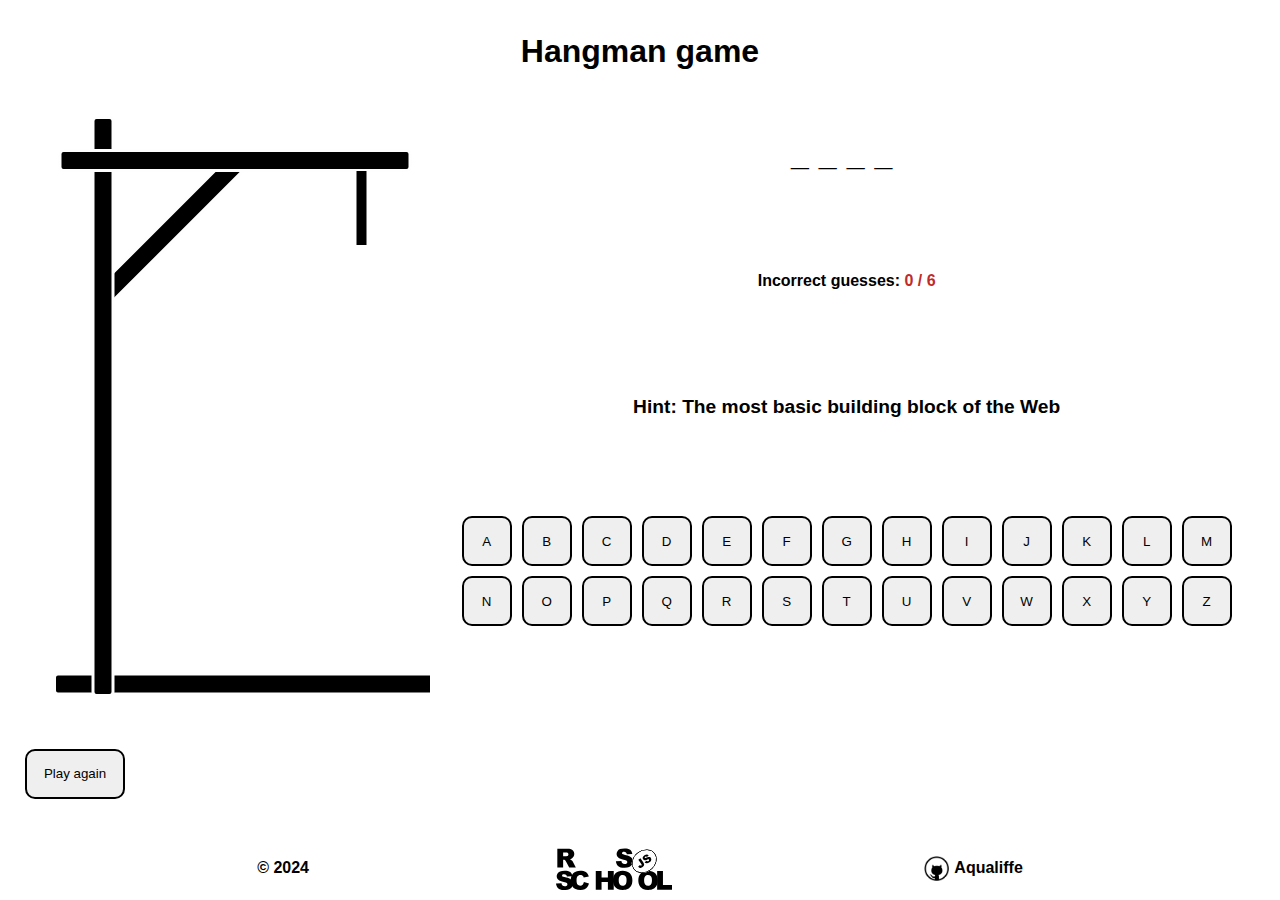
<file: hangman/index.html>
<!DOCTYPE html>
<html lang="en">
<head>
  <meta charset="UTF-8">
  <meta name="viewport" content="width=device-width, initial-scale=1.0">
  <title>Hangman game</title>
  <link rel="stylesheet" href="./style.css">
</head>
<body>

  <script src="./script.js"></script>
</body>
</html>
</file>
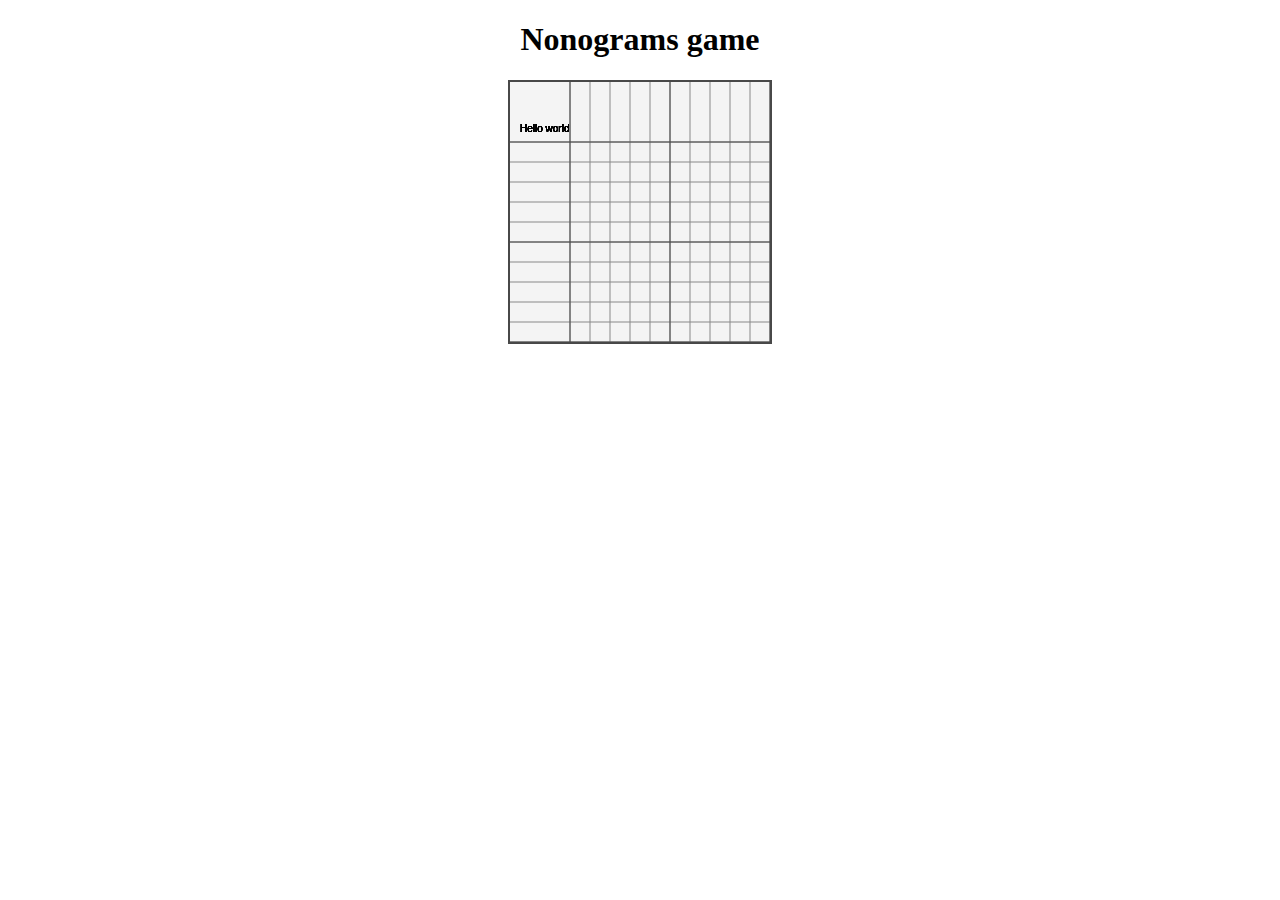
<file: nonograms/index.html>
<!DOCTYPE html>
<html lang="en">
<head>
  <meta charset="UTF-8">
  <meta name="viewport" content="width=device-width, initial-scale=1.0">
  <title>Nonograms</title>
  <link rel="stylesheet" href="./style.css">
</head>
<body>

  <script type="module" src="./script.js"></script>
  <script type="module" src="./matrix.js"></script>
</body>
</html>
</file>
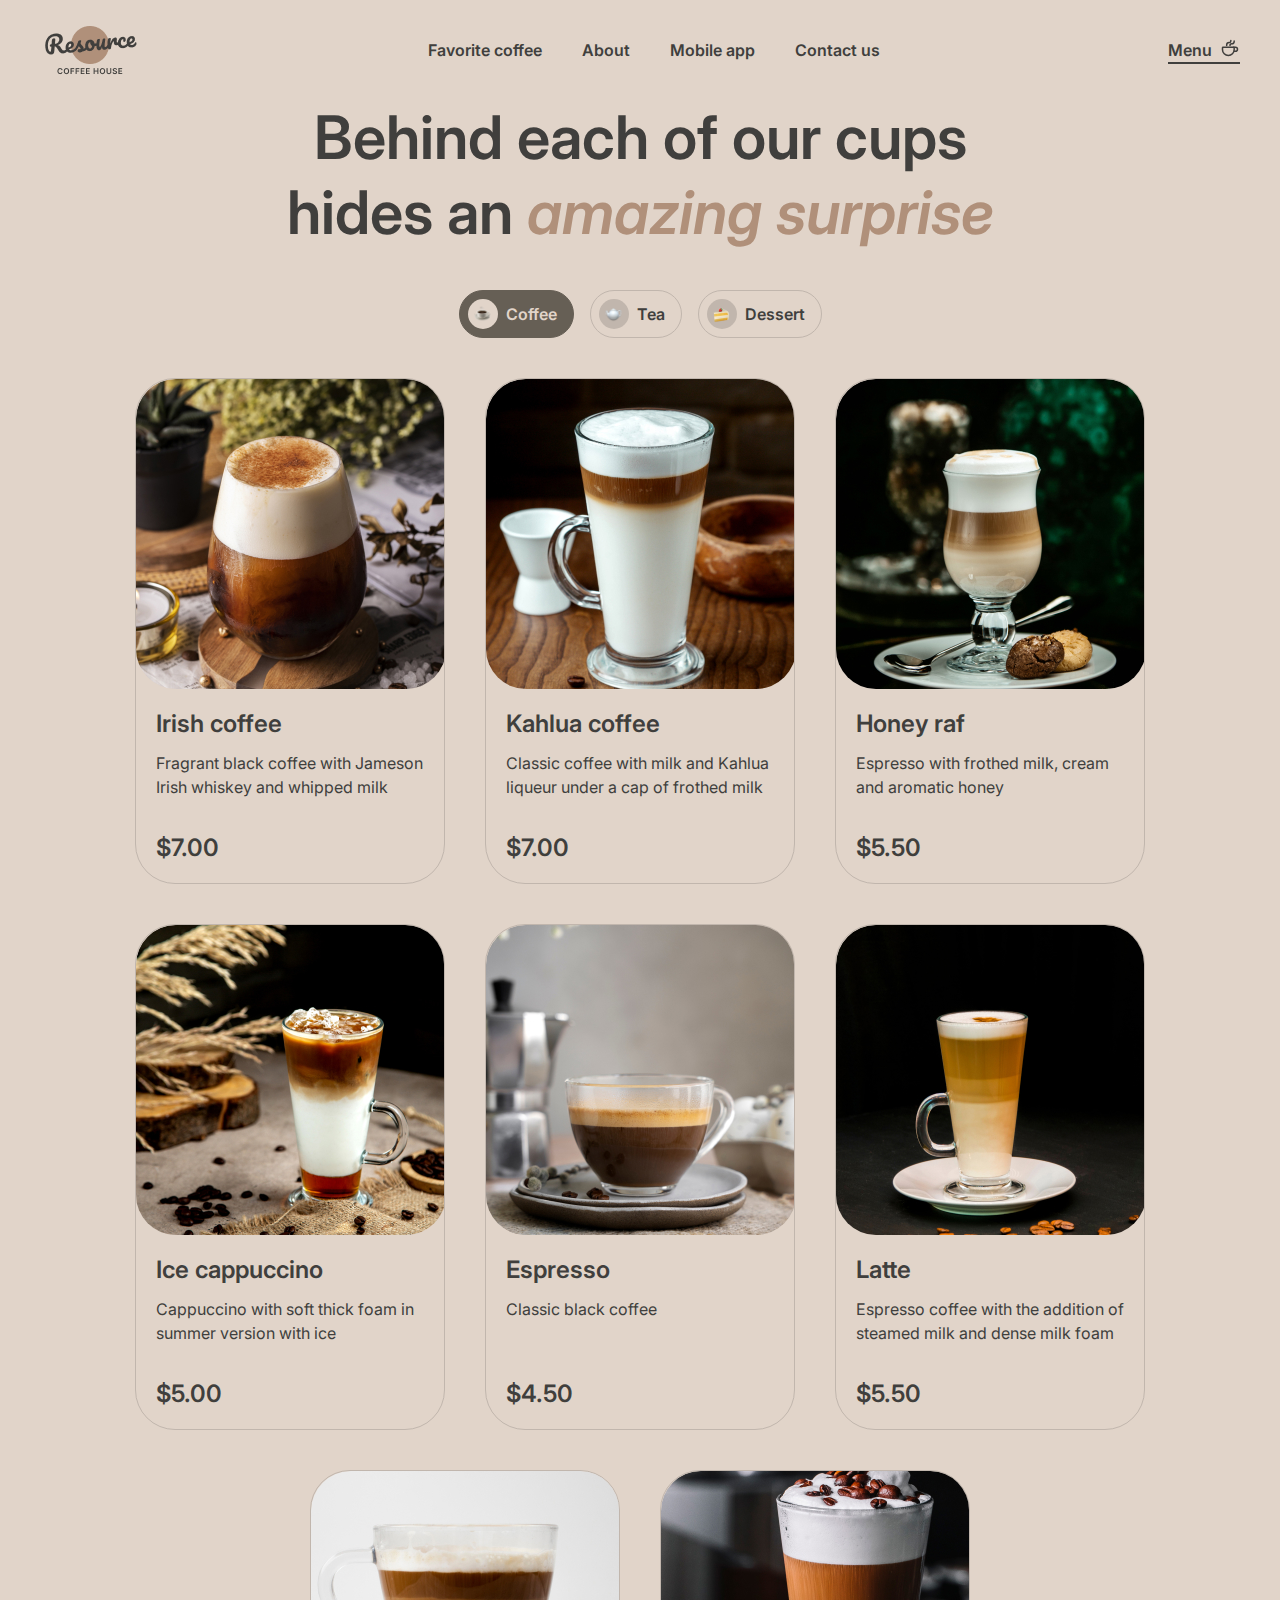
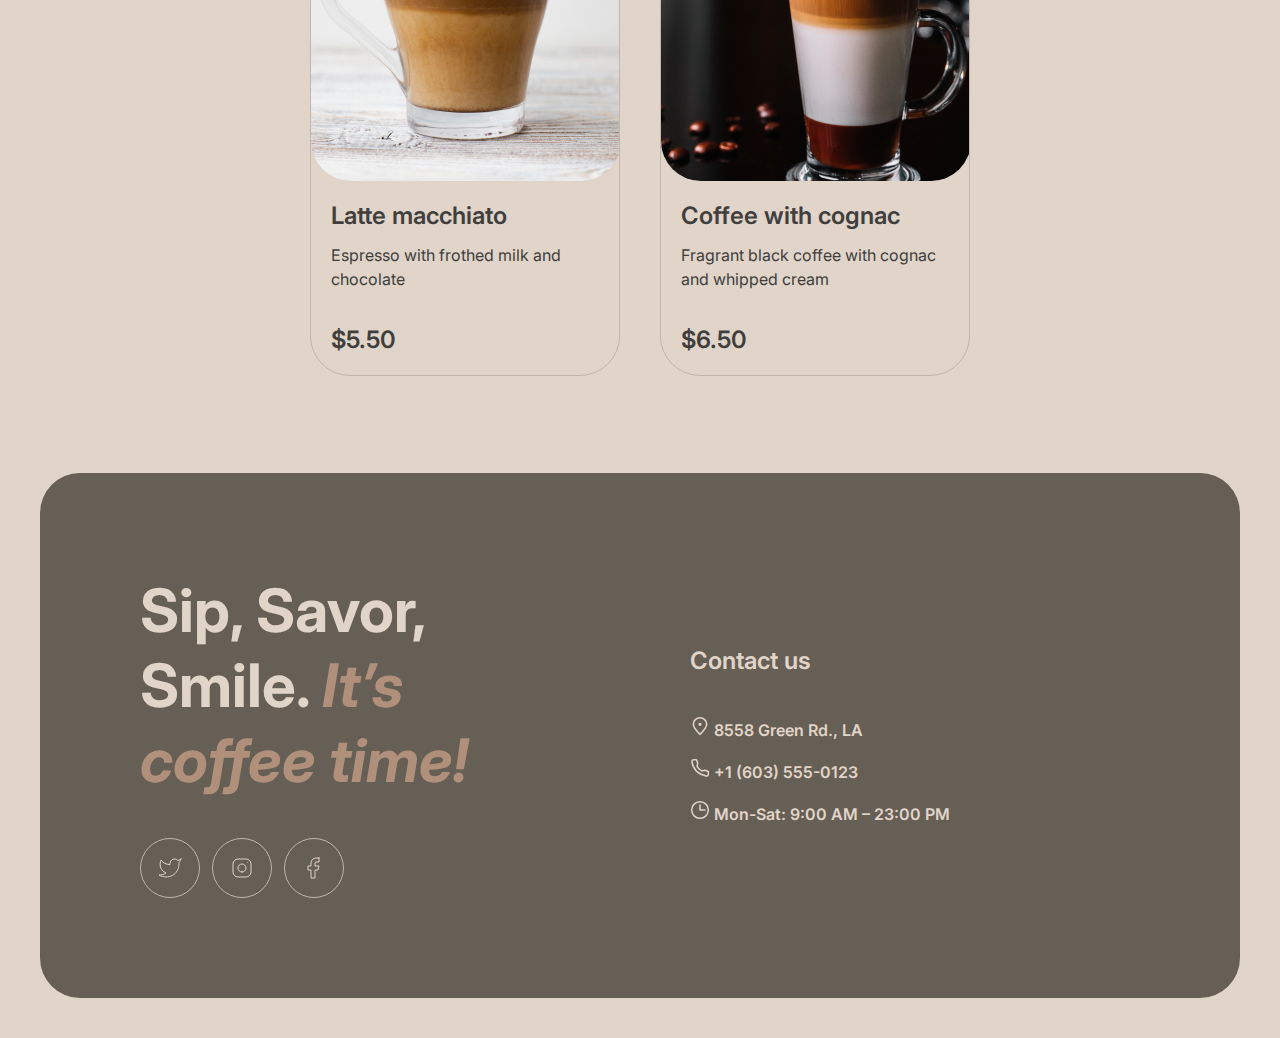
<file: coffee-house/menu/index.html>
<!DOCTYPE html>
<html lang="en">
<head>
    <meta charset="UTF-8">
    <meta name="viewport" content="width=device-width, initial-scale=1.0">
    <title>Coffee House Menu</title>
    <link rel="preconnect" href="https://fonts.googleapis.com">
    <link rel="preconnect" href="https://fonts.gstatic.com" crossorigin>
    <link href="https://fonts.googleapis.com/css2?family=Inter:wght@400;600&display=swap" rel="stylesheet">
    <link rel="shortcut icon" href="../assets/img/favicon.ico" type="image/x-icon">
    <link rel="stylesheet" href="./style-menu.css">
    <link rel="stylesheet" href="../style.css">
</head>
<body>
    <div class="wrapper">
        <header class="main-header">

            <a href="../"><img src="../assets/img/logo.png" alt="Coffee house" class="logo"></a>
            <nav class="nav-menu">
                    <ul class="anchor-links">
                        <li class="anchor-link underlinе"><a href="../index.html#anchor-favorite">Favorite coffee</a></li>
                        <li class="anchor-link underlinе"><a href="../index.html#anchor-about">About</a></li>
                        <li class="anchor-link underlinе"><a href="../index.html#anchor-app">Mobile app</a></li>
                        <li class="anchor-link underlinе"><a href="#anchor-contact">Contact us</a></li>
                    </ul>
                <div class="link-disabled underlinе-menu">Menu<img src="../assets/img/coffee-cup.svg" alt="coffee cup"></div>
            </nav>
            <button class="header__burger-btn" id="burger">
                <span></span>
                <span></span>
            </button>
        </header>
        <div class="container">
            <div class="offer">
                <h1 id="title-menu">Behind each of our cups hides an <span class="text-accent">amazing surprise</span></h1>
                <div class="menu-controls">
                    <button class="btn-menu" type="button" data-itemid=0><span class="btn-img coffee"><img src="./assets/coffee.svg" alt=""></span><span class="name-category off">Coffee</span></button>
                    <button class="btn-menu" type="button" data-itemid=1><span class="btn-img tea"><img src="./assets/tea.svg" alt=""></span><span class="name-category">Tea</span></button>
                    <button class="btn-menu" type="button" data-itemid=2><span class="btn-img dessert"><img src="./assets/dessert.png" alt=""></span><span class="name-category">Dessert</span></button>
                </div>
            </div>
            <div class="menu items-coffee">
                <div class="menu-item">
                    <div class="item-img"><img src="./assets/coffee-1.jpg" alt=""></div>
                    <div class="item-info">
                        <div class="item-title">Irish coffee</div>
                        <div class="item-description">Fragrant black coffee with Jameson Irish whiskey and whipped milk</div>
                    </div>
                    <div class="item-price">$7.00</div>
                </div>
                <div class="menu-item">
                    <div class="item-img"><img src="./assets/coffee-2.jpg" alt=""></div>
                    <div class="item-info">
                        <div class="item-title">Kahlua coffee</div>
                        <div class="item-description"><p>Classic coffee with milk and Kahlua liqueur under a cap of frothed milk</p></div>
                    </div>
                    <div class="item-price">$7.00</div>
                </div>
                <div class="menu-item">
                    <div class="item-img"><img src="./assets/coffee-3.jpg" alt=""></div>
                    <div class="item-info">
                        <div class="item-title">Honey raf</div>
                        <div class="item-description">Espresso with frothed milk, cream and aromatic honey</div>
                    </div>
                    <div class="item-price">$5.50</div>
                </div>
                <div class="menu-item">
                    <div class="item-img"><img src="./assets/coffee-4.jpg" alt=""></div>
                    <div class="item-info">
                        <div class="item-title">Ice cappuccino</div>
                        <div class="item-description">Cappuccino with soft thick foam in summer version with ice</div>
                    </div>
                    <div class="item-price">$5.00</div>
                </div>
                <div class="menu-item hidden">
                    <div class="item-img"><img src="./assets/coffee-5.jpg" alt=""></div>
                    <div class="item-info">
                        <div class="item-title">Espresso</div>
                        <div class="item-description">Classic black coffee</div>
                    </div>
                    <div class="item-price">$4.50</div>
                </div>
                <div class="menu-item hidden">
                    <div class="item-img"><img src="./assets/coffee-6.jpg" alt=""></div>
                    <div class="item-info">
                        <div class="item-title">Latte</div>
                        <div class="item-description">Espresso coffee with the addition of steamed milk and dense milk foam</div>
                    </div>
                    <div class="item-price">$5.50</div>
                </div>
                <div class="menu-item hidden">
                    <div class="item-img"><img src="./assets/coffee-7.jpg" alt=""></div>
                    <div class="item-info">
                        <div class="item-title">Latte macchiato</div>
                        <div class="item-description">Espresso with frothed milk and chocolate</div>
                    </div>
                    <div class="item-price">$5.50</div>
                </div>
                <div class="menu-item hidden">
                    <div class="item-img"><img src="./assets/coffee-8.jpg" alt=""></div>
                    <div class="item-info">
                        <div class="item-title">Coffee with cognac</div>
                        <div class="item-description">Fragrant black coffee with cognac and whipped cream</div>
                    </div>
                    <div class="item-price">$6.50</div>
                </div>
            </div>

            <div class="menu items-tea">
                <div class="menu-item">
                    <div class="item-img"><img src="./assets/tea-1.png" alt=""></div>
                    <div class="item-info">
                        <div class="item-title">Moroccan</div>
                        <div class="item-description">Fragrant black tea with the addition of tangerine, cinnamon, honey, lemon and mint</div>
                    </div>
                    <div class="item-price">$4.50</div>
                </div>
                <div class="menu-item">
                    <div class="item-img"><img src="./assets/tea-2.png" alt=""></div>
                    <div class="item-info">
                        <div class="item-title">Ginger</div>
                        <div class="item-description"><p>Original black tea with fresh ginger, lemon and honey</p></div>
                    </div>
                    <div class="item-price">$5.00</div>
                </div>
                <div class="menu-item">
                    <div class="item-img"><img src="./assets/tea-3.png" alt=""></div>
                    <div class="item-info">
                        <div class="item-title">Cranberry</div>
                        <div class="item-description">Invigorating black tea with cranberry and honey</div>
                    </div>
                    <div class="item-price">$5.00</div>
                </div>
                <div class="menu-item">
                    <div class="item-img"><img src="./assets/tea-4.png" alt=""></div>
                    <div class="item-info">
                        <div class="item-title">Sea buckthorn</div>
                        <div class="item-description">Toning sweet black tea with sea buckthorn, fresh thyme and cinnamon</div>
                    </div>
                    <div class="item-price">$5.50</div>
                </div>
            </div>
            <div class="menu items-dessert">
                <div class="menu-item">
                    <div class="item-img"><img src="./assets/dessert-1.png" alt=""></div>
                    <div class="item-info">
                        <div class="item-title">Marble cheesecake</div>
                        <div class="item-description">Philadelphia cheese with lemon zest on a light sponge cake and red currant jam</div>
                    </div>
                    <div class="item-price">$3.50</div>
                </div>
                <div class="menu-item">
                    <div class="item-img"><img src="./assets/dessert-2.png" alt=""></div>
                    <div class="item-info">
                        <div class="item-title">Red velvet</div>
                        <div class="item-description">Layer cake with cream cheese frosting</div>
                    </div>
                    <div class="item-price">$4.00</div>
                </div>
                <div class="menu-item">
                    <div class="item-img"><img src="./assets/dessert-3.png" alt=""></div>
                    <div class="item-info">
                        <div class="item-title">Cheesecakes</div>
                        <div class="item-description">Soft cottage cheese pancakes with sour cream and fresh berries and sprinkled with powdered sugar</div>
                    </div>
                    <div class="item-price">$4.50</div>
                </div>
                <div class="menu-item">
                    <div class="item-img"><img src="./assets/dessert-4.png" alt=""></div>
                    <div class="item-info">
                        <div class="item-title">Creme brulee</div>
                        <div class="item-description">Delicate creamy dessert in a caramel basket with wild berries</div>
                    </div>
                    <div class="item-price">$4.00</div>
                </div>
                <div class="menu-item hidden">
                    <div class="item-img"><img src="./assets/dessert-5.png" alt=""></div>
                    <div class="item-info">
                        <div class="item-title">Pancakes</div>
                        <div class="item-description">Tender pancakes with strawberry jam and fresh strawberries</div>
                    </div>
                    <div class="item-price">$4.50</div>
                </div>
                <div class="menu-item hidden">
                    <div class="item-img"><img src="./assets/dessert-6.png" alt=""></div>
                    <div class="item-info">
                        <div class="item-title">Honey cake</div>
                        <div class="item-description">Classic honey cake with delicate custard</div>
                    </div>
                    <div class="item-price">$4.50</div>
                </div>
                <div class="menu-item hidden">
                    <div class="item-img"><img src="./assets/dessert-7.png" alt=""></div>
                    <div class="item-info">
                        <div class="item-title">Chocolate cake</div>
                        <div class="item-description">Cake with hot chocolate filling and nuts with dried apricots</div>
                    </div>
                    <div class="item-price">$5.50</div>
                </div>
                <div class="menu-item hidden">
                    <div class="item-img"><img src="./assets/dessert-8.png" alt=""></div>
                    <div class="item-info">
                        <div class="item-title">Black forestc</div>
                        <div class="item-description">A combination of thin sponge cake with cherry jam and light chocolate mousse</div>
                    </div>
                    <div class="item-price">$6.50</div>
                </div>
            </div>
            <div class="refresh show">
                <button class="btn-refresh"><img src="./assets/refresh.svg" alt=""></button>
            </div>
        </div>
        <footer>
            <div class="footer-left">
                <h2 id="anchor-contact">Sip, Savor, Smile. <span class="text-accent">It’s coffee time!</span></h2>
                <div class="social">
                    <div class="carousel-btn social-btn">
                        <svg xmlns="http://www.w3.org/2000/svg" width="24" height="24" viewBox="0 0 24 24" fill="none">
                            <path class="socials" d="M23 3.01006C23 3.01006 20.9821 4.20217 19.86 4.54006C19.2577 3.84757 18.4573 3.35675 17.567 3.13398C16.6767 2.91122 15.7395 2.96725 14.8821 3.29451C14.0247 3.62177 13.2884 4.20446 12.773 4.96377C12.2575 5.72309 11.9877 6.62239 12 7.54006V8.54006C10.2426 8.58562 8.50127 8.19587 6.93101 7.4055C5.36074 6.61513 4.01032 5.44869 3 4.01006C3 4.01006 -1 13.0101 8 17.0101C5.94053 18.408 3.48716 19.109 1 19.0101C10 24.0101 21 19.0101 21 7.51006C20.9991 7.23151 20.9723 6.95365 20.92 6.68006C21.9406 5.67355 23 3.01006 23 3.01006Z" stroke="#E1D4C9" stroke-linecap="round" stroke-linejoin="round"/>
                        </svg>
                    </div>
                    <div class="carousel-btn social-btn">
                        <svg xmlns="http://www.w3.org/2000/svg" width="24" height="24" viewBox="0 0 24 24" fill="none">
                            <path class="socials" d="M12 16C14.2091 16 16 14.2091 16 12C16 9.79086 14.2091 8 12 8C9.79086 8 8 9.79086 8 12C8 14.2091 9.79086 16 12 16Z" stroke="#E1D4C9" stroke-linecap="round" stroke-linejoin="round"/>
                            <path class="socials" d="M3 16V8C3 5.23858 5.23858 3 8 3H16C18.7614 3 21 5.23858 21 8V16C21 18.7614 18.7614 21 16 21H8C5.23858 21 3 18.7614 3 16Z" stroke="#E1D4C9"/>
                            <path class="socials" d="M17.5 6.51L17.51 6.49889" stroke="#E1D4C9" stroke-linecap="round" stroke-linejoin="round"/>
                        </svg>
                    </div>
                    <div class="carousel-btn social-btn">
                        <svg xmlns="http://www.w3.org/2000/svg" width="24" height="24" viewBox="0 0 24 24" fill="none">
                            <path class="socials" d="M17 2H14C12.6739 2 11.4021 2.52678 10.4645 3.46447C9.52678 4.40215 9 5.67392 9 7V10H6V14H9V22H13V14H16L17 10H13V7C13 6.73478 13.1054 6.48043 13.2929 6.29289C13.4804 6.10536 13.7348 6 14 6H17V2Z" stroke="#E1D4C9" stroke-linecap="round" stroke-linejoin="round"/>
                        </svg>
                    </div>
                </div>
            </div>
            <div class="footer-right">
                <h3>Contact us</h3>
                <ul class="contacts-info">
                    <li><a class="underlinе footer-under" href="https://www.google.com/maps/place/Green+Ave,+Los+Angeles,+CA+90017,+%D0%A1%D0%A8%D0%90/@34.0510876,-118.2714967,17z/data=!3m1!4b1!4m6!3m5!1s0x80c2c7a34c447f8b:0xe3b7208a65a0b1e2!8m2!3d34.0510876!4d-118.2714967!16s%2Fg%2F1tj1sbyf?entry=ttu" target="_blank"><img src="../assets/img/pin-alt.svg" alt="">8558 Green Rd.,  LA</a></li>
                    <li><a class="underlinе footer-under" href="tel:+16035550123"><img src="../assets/img/phone.svg" alt="">+1 (603) 555-0123</a></li>
                    <li><img src="../assets/img/clock.svg" alt="">Mon-Sat: 9:00 AM – 23:00 PM</li>
                </ul>
            </div>
        </footer>
    </div>
    <script src="./menu.js"></script>
    <script src="../index.js"></script>
</body>
</html>
</file>
<file: hangman/style.css>
* {
  font-family: "Inter", Verdana, sans-serif;
  box-sizing: border-box;
  margin: 0;
  padding: 0;
}

a {
  color: #000000;
  text-decoration: none;
  font-weight: bold;
}

body {
  display: flex;
  flex-direction: column;
  min-height: 100vh;
  max-width: 1350px;
  margin: 0 auto;
}

.main {
  flex-grow: 1;
  display: grid;
  /* grid-template-rows: 0.1fr 1fr; */
  padding: 20px;
  align-items: center;
}

.main__title {
  text-align: center;
}

.conteiner {
  display: grid;
  grid-template-columns: 1fr 2fr;
  margin: 20px;
  gap: 20px;
  max-width: 1440px;
}

.gallows {
  display: grid;
  height: 100%;
  align-items: center;
  justify-content: flex-end;
  justify-items: end;
  position: relative;
  grid-template-columns: 1fr 141px;
  background-image: url("./assets/gallows.svg");
  background-repeat: no-repeat;
  background-size: contain;
  width: 390px;
  height: 581px;
}

.gallows__allBody {
  height: 312px;
  width: 141px;
  position: absolute;
  grid-column: 2 / 3;
  display: grid;
  grid-template-columns: 1fr 1fr 1fr;
  grid-template-rows: 101px 131px 1fr;
}

.allBody_img {
  position: absolute;
}

.part-0 {
  display: none;
  grid-column: 1 / 4;
  grid-row: 1 / 2;
  align-self: center;
  justify-self: center;
}
.part-1 {
  display: none;
  grid-column: 2 / 3;
  grid-row: 2 / 3;
  align-self: center;
  justify-self: center;
}
.part-2 {
  display: none;
  grid-column: 1 / 2;
  grid-row: 2 / 3;
  align-self: start;
  justify-self: start;
}
.part-3 {
  display: none;
  grid-column: 3 / 4;
  grid-row: 2 / 3;
  justify-self: end;
}
.part-4 {
  display: none;
  grid-column: 1 / 2;
  grid-row: 3 / 4;
  align-self: start;
}
.part-5 {
  display: none;
  grid-column: 3 / 4;
  grid-row: 3 / 4;
  justify-self: end;
}
.open {
  display: block;
}
.controls {
  display: grid;
  grid-template-rows: 0.3fr 0.7fr 0.3fr 1fr;
  align-items: center;
}

.hint {
  font-size: 1.2em;
  text-align: center;
}

.word {
  text-align: center;
}

.letter {
  letter-spacing: 10px;
  font-size: 2em;
  font-weight: bold;
}

.controls__error {
  text-align: center;
  font-size: 1em;
}

.count-errors {
  color: rgb(191, 43, 43);
}

.keyboard {
  text-align: center;
  font-size: 16pt;
  font-weight: bold;
}

.key {
  width: 50px;
  height: 50px;
  padding: 10px;
  display: inline-block;
  border: 2px solid black;
  border-radius: 10px;
  margin: 5px;
  cursor: pointer;
  text-align: center;
}

.key:disabled,
.key[disabled] {
  color: white;
  border: 2px solid gray;
  background-color: gray;
  cursor: not-allowed;
}

.key:hover:enabled {
  color: white;
  border: 2px solid gray;
  background-color: gray;
}

.modal {
  position: fixed;
  inset: 0;
  background-color: rgba(0, 0, 0, 0.8);
  display: none;
  cursor: pointer;
  z-index: 3;
}

.modal.open {
  display: flex;
}

.modal__x {
  background-image: url('./assets/close_btn.svg');
  width: 18px;
  height: 18px;
  flex-shrink: 0;
  border: none;
  background-color: transparent;
  cursor: pointer;
  position: absolute;
  top: 15px;
  right: 15px;
}

.modal-box {
  display: flex;
  flex-direction: column;
  position: relative;
  margin: auto;
  width: 250px;
  height: 262px;
  background: #fff;
  padding: 20px 15px;
  cursor: default;
  justify-content: center;
  align-items: center;
  gap: 30px;
}
.modal-text {
  font-size: 1.2em;
  text-align: center;
}
.btn_reset {
  width: 100px;
  height: 50px;
  padding: 10px;
  border: 2px solid black;
  border-radius: 10px;
  margin: 5px;
  cursor: pointer;
  text-align: center;
}
footer {
  flex-shrink: 0;
  display: flex;
  align-items: center;
  justify-content: space-evenly;
  margin: 10px;
  font-weight: 600;
}

footer img {
  vertical-align: middle;
  padding-right: 5px;
}

.footer-TRSS:hover, .git-name:hover {
  filter: invert(68%) sepia(10%) saturate(357%) hue-rotate(226deg) brightness(92%) contrast(86%);
}
@media (max-width: 900px){
  .gallows {
    grid-template-columns: 1fr 141px;
    width: calc(390px * 0.7);
    height: calc(581px * 0.7);
  }
  .gallows__allBody {
    height: calc(312px * 0.7);
    width: calc(141px * 0.7);
    grid-template-columns: 1fr 1fr 1fr;
    grid-template-rows: calc(101px * 0.7) calc(131px * 0.7) 1fr;
  }
  .part-0 {
    height: 70px;
    width: 70px;
  }
  .part-1 {
    height: 92px;
    width: 4px;
  }
  .part-2 {
    height: 57px;
    width: 48px;
  }
  .part-3 {
    height: 57px;
    width: 48px;
  }
  .part-4 {
    height: 57px;
    width: 48px;
  }
  .part-5 {
    height: 57px;
    width: 48px;
  }
}

@media (max-width: 765px) {
  /* .basisGallows {
    height: 400px;
  } */

  .main {
    padding: 10px;
  }
  .main__title {
    font-size: 1.5em;
  }
  footer {
    font-size: 0.8em;
  }
  .footer-TRSS img{
    width: 100px;
  }
  .conteiner {
    display: flex;
    flex-direction: column;
    margin: 10px;
    align-items: center;
  }
  .controls {
    display: flex;
    flex-direction: column;
    gap: 10px;
  }
}

@media (max-width: 360px) {
  .hint {
    font-size: 1em;
  }
  .key {
    width: 40px;
    height: 40px;
    padding: 10px;
  }
    .letter {
      letter-spacing: 10px;
      font-size: 1.5em;
      font-weight: bold;
    }
}
</file>
<file: nonograms/style.css>
body {
  margin: 0 auto;
}

.main {
  display: flex;
  flex-direction: column;
  align-content: center;
  align-items: center;
}

.game-conteiner {
  display: flex;
}
#canvas {
  border: 2px solid #484848;
  margin: 0 auto;
  background-color: #f4f4f4;
}
</file>
<file: coffee-house/menu/style-menu.css>
.logo {
    display: block;
}
.link-disabled {
    font-weight: 600;
    height: 24px;
}

.link-disabled img {
    margin-left:  8px;
    vertical-align: bottom;
}

.underlinе-menu {
    display: inline-block;
    line-height: 1;
    position:relative;
    border: none;
}

.underlinе-menu:after {
    margin-top: 4px;
    background-color: #403F3D;;
    display: block;
    content: "";
    height: 2px;
    width: 100%;
}

#title-menu {
    color: #403F3D;
    font-size: 60px;
    line-height: 125%;
    text-align: center;
}

.container {
    display: flex;
    flex-direction: column;
    gap: 40px;
}

.offer {
    display: flex;
    flex-direction: column;
    margin: 0 auto;
    width: 800px;
    gap: 40px;
}

.menu-controls {
    display: flex;
    justify-content: center;
    gap: 16px;
}

.btn-menu {
    display: flex;
    padding: 8px 16px 8px 8px;
    justify-content: center;
    align-items: center;
    gap: 8px;
    border-radius: 100px;
    background-color: #E1D4C9 ;
    border: 1px solid #C1B6AD;
    cursor: pointer;
    transition: all .7s;
}

.btn-img {
    display: flex;
    padding: 3px 7px;
    justify-content: center;
    align-items: center;
    border-radius: 100px;
    background-color: #C1B6AD;
    width: 30px;
    height: 30px;
}

.name-category {
    font-size: 16px;
    font-style: normal;
    font-weight: 600;
    line-height: 150%;
}

.btn-menu[disabled] {


    background-color: #665F55;
    border: 1px solid #665F55;
    cursor: default;
}

.btn-img.off {
    background-color: #E1D4C9;
}

.name-category.off {
    color: #E1D4C9;
}

.menu {
    display: none;
    justify-content: center;
    align-items: center;
    flex-wrap: wrap;
    gap: 40px;
}

.select {
    display: flex;
    opacity: 1;
    visibility: visible;
    animation: fade-in 1s;
}

.menu-item {
    display: flex;
    flex-direction: column;
    align-items: flex-start;
    width: 310px;
    height: 506px;
    border: 1px solid #C1B6AD;
    border-radius: 40px;
    overflow: hidden;
}

.item-img {
    width: 310px;
    height: 310px;
    border-radius: 40px;
    overflow: hidden;
    display: flex;
    justify-content: center;
    align-items: center;
}

.item-img img {
    display: block;
    transition: all .7s;
}

.item-info {
    display: flex;
    flex-direction: column;
    margin: 20px 20px 0 20px;
    width: 270px;
    height: 126px;
    gap: 12px;
    flex: 1;
}

.item-title {
    font-size: 24px;
    font-style: normal;
    font-weight: 600;
    line-height: 125%;
}

.item-description {
    font-size: 16px;
    font-style: normal;
    font-weight: 400;
    line-height: 150%;
}

.item-price {
    display: block;
    font-size: 24px;
    font-style: normal;
    font-weight: 600;
    line-height: 125%;
    margin: 0 0 20px 20px;
}

.refresh {
    display: none;
    justify-content: center
}

.btn-refresh {
    display: flex;
    padding: 18px;
    width: 60px;
    height: 60px;
    justify-content: center;
    align-items: center;
    border-radius: 100px;
    background-color: #E1D4C9 ;
    border: 1px solid #665F55;
    cursor: pointer;
    transition: all .7s;
}

@media (hover:hover) {
    .btn-menu:hover {
        background-color: #665F55;
        border: 1px solid #665F55;
    }

    .btn-menu:hover .btn-img {
        background-color: #E1D4C9;
    }

    .btn-menu:hover .name-category {
        color: #E1D4C9;
    }

    .menu-item:hover img {
        transform: scale(0.91);
    }
}

@media (max-width: 830px) {
    #title-menu {
        font-size: 32px;
    }
    .offer {
        width: 100%;
    }
}

@media (max-width: 768px) {

    .hidden {
        display: none;
    }
    .refresh.show {
        display: flex;
    }
    .link-disabled {
        font-size: 32px;
        line-height: 125%;
    }
    .link-disabled img {
        width: 40px;
        height: 40px;
        margin-left: 16px;
    }
}


@media (max-width: 381px) {
    .menu-controls {
        gap: 8px;
    }
}

@keyframes fade-in {
    from {
        opacity: 0;
        visibility: hidden;
      }
      to {
        opacity: 1;
        visibility: visible;
      }
}

@keyframes fade-out {
    from {
      opacity: 1;
      visibility: visible;
    }
    to {
      opacity: 0;
      visibility: hidden;
    }
}
</file>
<file: coffee-house/style.css>
* {
    font-family: 'Inter', sans-serif;
    scroll-behavior:smooth !important;
    color: #403F3D;
    margin: 0;
    padding: 0;
    box-sizing: border-box;
}

body::-webkit-scrollbar {
    width: 0;
}

body {
    background-color: #E1D4C9;
    font-size: 16px;
    font-style: normal;
    font-weight: 600;
    line-height: 150%;
}

a {
    text-decoration: none;
}

h1 {
    font-style: normal;
    font-weight: 600;
     font-size: 72px;
    color: #E1D4C9;
    line-height: 105%;
    transition: all .5s;
}

.text-accent {
    color: #B0907A;
    font-style: italic;
}

h2 {
    font-size: 60px;
    line-height: 125%;
}

p {
    font-size: 16px;
    font-style: normal;
    font-weight: 400;
    line-height: 150%;
    color: #403F3D;
    margin-block-start: 0;
    margin-block-end: 0;
}

.wrapper {
    max-width: 1440px;
    margin: 0 auto;
    padding: 20px 40px 40px;
}

header {
    display: flex;
    justify-content: space-between;
    align-items: center;
    height: 60px;
    margin-bottom: 20px;
}

.nav-menu {
    display: flex;
    width: 100%;
    height: 100%;
    justify-content: space-between;
    align-items: center;
}

.anchor-links {
    display: flex;
    justify-content: center;
    flex: 1;
    list-style-type: none;
    gap: 40px;
}

.header__burger-btn {
    display: none;
    justify-content: center;
    align-items: center;
    text-align: center;
    position: relative;
    gap: 8px;
    padding: 0;
    width: 44px;
    height: 44px;
    border: 1px solid #665F55;
    border-radius: 100px;
    background-color: #E1D4C9;
}

.header__burger-btn span {
    display: block;
    position: absolute;
    width: 16px;
    height: 2px;
    background-color: #403F3D;
    transition: background-color 0.3s, opacity .5s, transform .5s;
    will-change: transform;
}

/*burger*/
.header__burger-btn span:nth-child(1) {
    transform: translateY(-4px);
}

.header__burger-btn span:nth-child(2) {
    transform: translateY(4px);
}

/*X*/
.main-header.open .header__burger-btn span:nth-child(1) {
    transform: translateY(0) rotate(45deg);
}

.main-header.open .header__burger-btn span:nth-child(2) {
    transform: translateY(0) rotate(-45deg);
}

.link-menu {
    display: flex;
    height: 24px;
}
.link-menu img {
    width: 20px;
    height: 20px;
    margin-left: 8px;
    vertical-align: bottom;
}

main {
    display: flex;
    flex-direction: column;
    gap: 100px;
}

.enjoy {
    position: relative;
    border-radius: 40px;
    background: center center/ cover url(./assets/img/img-hero.jpg) no-repeat;
    padding: 100px;
    z-index: 1;
}

.enjoy-content {
    width: 530px;
    display: flex;
    flex-direction: column;
    gap: 40px;
}

.enjoy p {
    color: #E1D4C9;
}

.enjoy-btn {
    display: flex;
    width: 200px;
    padding: 20px 78px;
    justify-content: center;
    align-items: center;
    gap: 7px;
    border: 0;
    border-radius: 100px;
    background: #E1D4C9;
    font-size: 16px;
    font-style: normal;
    font-weight: 600;
    line-height: 150%;
    cursor: pointer;
}

#menu-cup {
    width: 0px;
    height: 0px;
    opacity: 0;
}

.enjoy-video {
    position: absolute;
    top: 0;
    left: 0;
    width: 100%;
    height: 100%;
    object-fit: cover;
    pointer-events: none;
    border-radius: 40px;
    z-index: -1;
}

.favorites {
    display: flex;
    flex-direction: column;
    justify-content: center;
    align-items: center;
    gap: 40px;
    text-align: center;
}
.carousel-favorites {
    display: flex;
    justify-content: space-between;
    align-items: center;
    gap: 40px;
    width: 100%;
}

.sliders-wraper {
    max-width: 480px;
    overflow: hidden;
    position: relative;
    touch-action: pan-y;
    user-select: none;
}

.sliders {
    display: flex;
    justify-content: start;
    gap: 20px;
    /* position: absolute; */
    top: 0;
    left: 0;
    transition: transform 0.5s ease-in-out;
}

.sliders.grab {
    cursor: grab;
}

.sliders.grabbing {
    cursor: grabbing;
}

.sliders img {
    pointer-events: none;
}

.carousel-btn {
    width: 60px;
    height: 60px;
    display: flex;
    justify-content: center;
    align-items: center;
    padding: 0;
    border: 1px solid #665F55;
    border-radius: 100px;
    cursor: pointer;
    transition: all .9s;
}

.Vector {
    transition: all .9s;
}

.favorite {
    display: block;
    flex-direction: column;
    justify-content: center;
    align-items: center;
    width: 480px;
    gap: 16px;
    text-align: center;

    /* visibility: hidden;
    animation: fade-out 1s; */
}

.slider-title {
    font-size: 24px;
    font-style: normal;
    font-weight: 600;
    line-height: 125%;
    margin-top: 4px;
}

.slider-price {
    font-size: 24px;
    font-style: normal;
    font-weight: 600;
    line-height: 125%;
}

/* .slider-show {
    display: flex;
    opacity: 1;
    visibility: visible;
    animation: fade-in 2s;
} */

.slider-controls {
    display: flex;
    text-align: center;
    gap: 12px;
}

.slider-control {
    height: 4px;
    width: 40px;
    border-radius: 100px;
    background-color: #C1B6AD;
}

.slider-control.active {
    background-color: #665F55;
}

.about {
    display: flex;
    flex-direction: column;
    gap: 40px;
}
.about-img {
    display: grid;
    grid-template: 430px 120px 430px/repeat(2, 1fr);
    gap: 40px;
    transition: all .5s;
}
.about-photo {
    display: flex;
    justify-content: center;
    align-items: center;
    border-radius: 20px;
    overflow: hidden;
}

.about-1 {
    grid-row: 1 / span 2;
}
.about-2 {
    grid-row: 3;
}
.about-3 {
    grid-row: 1;
}
.about-4 {
    grid-row: 2 / span 2;
}

.about-img img {
    display: block;
    transition: all .3s;
}

.mobile-app {
    display: flex;
    gap: 100px;
    transition: all .5s;
}
.app-left {
    display: flex;
    flex-direction: column;
    justify-content: center;
    gap: 40px;
}

.app-left img {
    width: 200px;
    align-items: center;
    gap: 8px;
}

.app-description {
}

.mobile-store {
    display: flex;
    gap: 20px;
}

.app-btn {
    display: flex;
    align-items: center;
    gap: 10px;
    width: 200px;
    height: 64px;
    border: 1px solid #665f55;
    border-radius: 100px;
    cursor: pointer;
    transition: all 1s;
    padding: 12px 20px;
}

.mobile_description {
    display: flex;
    flex-direction: column;
}

.little {
    font-size: 10px;
    font-weight: 600;
    line-height: 140%;
}

.name {
    font-size: 16px;
    font-weight: 600;
    line-height: 150%
}

.app-right img{
    width: 630px;
    height: 630px;
}
footer {
    display: flex;
    justify-content: flex-start;
    padding: 100px;
    align-items: stretch;
    gap: 100px;
    border-radius: 40px;
    background: #665F55;
    margin-top: 97px;
    height: auto;
}

.footer-left {
    display: flex;
    flex-direction: column;
    justify-content: space-between;
    width: 50%;
    gap: 40px;
}

.footer-left h2 {
    color: #E1D4C9;
}

.social {
    display: flex;
    gap: 12px;
}

.social-btn {
    border: 1px solid #C1B6AD;

}

.footer-right {
    display: flex;
    flex-direction: column;
    justify-content: center;
    gap: 40px;
    width: 50%;
}

h3{
    color: #E1D4C9;
    font-size: 24px;
    font-style: normal;
    font-weight: 600;
    line-height: 125%;
}

.contacts-info {
    display: flex;
    flex-direction: column;
    justify-content: center;
    list-style-type: none;
    gap: 16px;

}

.contacts-info a, .contacts-info li{
    color: #E1D4C9;
}
.contacts-info img {
    width: 20px;
    height: 20px;
    margin-right: 4px;
}

.underlinе {
    display: inline-block;
    line-height: 1;
    cursor: pointer;
    position:relative;
    border: none;
}

.underlinе:after {
    margin-top: 4px;
    background-color: #403F3D;;
    display: block;
    content: "";
    height: 2px;
    width: 0%;
    opacity: 0;
    left:50%;
    position:absolute;
    transition: all .5s ease-in-out;
    transform:translateX(-50%);
}

.footer-under:after {
    background-color: #E1D4C9;
}



@media screen and (hover:hover) {
    .enjoy-btn:hover #menu-cup{
        width: 20px;
        height: 20px;
        opacity: 1;
        transition: all .5s;
    }

    .carousel-btn:hover {
        background: #665F55;
    }
    .carousel-btn:hover .Vector {
        stroke: #E1D4C9;
    }

    .about-img img:hover {
        transform: scale(0.9);
    }

    .app-btn:hover {
        background-color: #665f55;
    }

    .app-btn:hover .mobile-btn {
        color: #c1b6ad;
    }

    .app-btn:hover > svg path {
        fill: #c1b6ad;
    }

    .social-btn:hover {
        background: #E1D4C9;
    }

    .social-btn:hover .socials {
        stroke: #403F3D;
    }

    .underlinе:hover:after {
        opacity: 1;
        width: 100%;
    }
}

@media screen and (max-width: 1360px) {
    .app-right img {
        width: 100%;
        height: 100%;
    }
    .mobile-app {
        gap: 60px;
    }
    .app-left {
        width: 50%;
    }
    .about-img {
        grid-template: 420px 110px 420px/repeat(2, 1fr);
    }
}

@media screen and (max-width: 1180px) {
    .about-img {
        grid-template: 400px 90px 400px/repeat(2, 1fr);
        gap: 20px;
    }
}

@media screen and (max-width: 980px) {
    .about-img {
        grid-template: 380px 70px 380px/repeat(2, 1fr);
        gap: 20px;
    }
    .wrapper {
        max-width: 980px;
    }
    .mobile-app {
        flex-direction: column;
        gap: 100px;
    }

    .app-right {
        margin: 0 auto;
    }
    .app-left {
        width: 100%;
    }
    footer {
        flex-direction: column;
        height: auto;
        padding: 100px 60px;
    }
    .footer-left, .footer-right {
        width: 100%;
    }

}

@media screen and (max-width: 768px) {
    .wrapper {
        max-width: 100%;
    }
    .enjoy {
        padding: 100px 60px;
    }
    #menu-cup {
        width: 20px;
        height: 20px;
        opacity: 1;
    }

    .about-img {
        display: flex;
        flex-direction: column;
        gap: 40px;
    }
    .about-2, .about-3 {
        display: none;
    }
    .about-photo {
        max-height: 590px;
    }

        /* Burger */
        .header__burger-btn {
            display: flex;
        }
        .nav-menu {
            flex-direction: column;
            position: fixed;
            justify-content: flex-start;
            top: 100px;
            left: 100%;
            background-color: #E1D4C9;
            padding: 60px 40px;
            width: 100vw;
            height: calc(100vh - 100px);
            gap: 100px;
            transition: transform .5s, visibility .5s;
            overflow-y: auto;
            z-index: 5;
        }
        .nav-menu.active {
            transform: translateX(-100%);

        }
        .anchor-links {
            display: flex;
            flex-direction: column;
            align-items: center;
            gap: 60px;
            flex: 0;
        }
        .anchor-links a {
            font-size: 32px;
            line-height: 125%;
        }
        .link-menu a{
            font-size: 32px;
            line-height: 125%;
        }
        .link-menu img {
            width: 40px;
            height: 40px;
            margin-left: 16px;
        }
        .stop-scroll {
            overflow: hidden;
        }
}

@media screen and (max-width: 750px) {
    .carousel-left, .carousel-right {
        display: none;
    }
    .carousel-favorites {
        justify-content: space-around;
    }
}

@media screen and (max-width: 650px) {
    .wrapper {
        padding: 20px 16px 40px;
    }
    .enjoy {
        padding: 60px 16px;
    }
    .enjoy-content {
        width: 100%;
    }
    h1 {
        font-size: 42px;
        line-height: 115%;
    }
    h2 {
        font-size: 32px;
    }
    .favorite, .favorite img {
        width: 348px;
    }
    .mobile-app {
        gap: 40px;
    }
    .mobile-store {
        flex-direction: column;
    }
    footer {
        padding: 60px 16px;
        gap: 40px;
    }
}

@media screen and (max-width: 380px) {
    .wrapper {
        padding: 20px 16px;
    }
}

@keyframes fade-in {
    from {
        opacity: 0;
        visibility: hidden;
      }
      to {
        opacity: 1;
        visibility: visible;
      }
}

@keyframes fade-out {
    from {
      opacity: 1;
      visibility: visible;
    }
    to {
      opacity: 0;
      visibility: hidden;
    }
}
</file>
